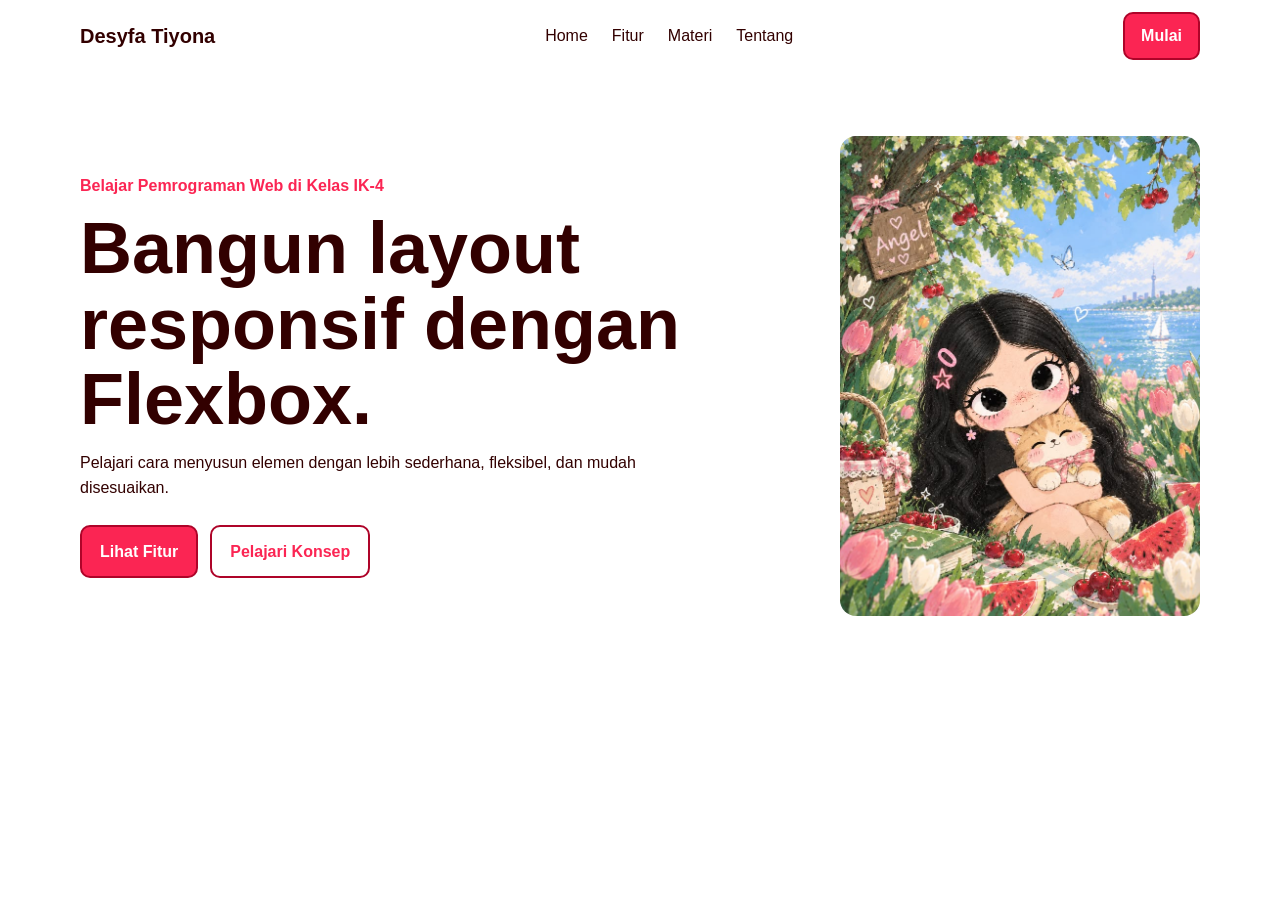
<file: lat2/index.html>
<!DOCTYPE html>
<html lang="id">
<head>
  <meta charset="UTF-8">
  <meta name="viewport" content="width=device-width, initial-scale=1.0">
  <title>FlexLearn - Latihan 2</title>
  <link rel="stylesheet" href="style.css">
</head>
<body>
  <header class="site-header">
    <a class="brand" href="#">Desyfa Tiyona</a>

    <nav>
      <ul class="nav-list">
        <li><a href="#">Home</a></li>
        <li><a href="#">Fitur</a></li>
        <li><a href="#">Materi</a></li>
        <li><a href="#">Tentang</a></li>
      </ul>
    </nav>

    <a class="button button-small" href="#">Mulai</a>
  </header>

  <main>
    <section class="hero" id="home">
      <div class="hero-copy">
        <span class="eyebrow">Belajar Pemrograman Web di Kelas IK-4</span>
        <h1>Bangun layout responsif dengan Flexbox.</h1>
        <p>
          Pelajari cara menyusun elemen dengan lebih sederhana, fleksibel,
          dan mudah disesuaikan.
        </p>
        <div class="hero-actions">
          <a class="button" href="#fitur">Lihat Fitur</a>
          <a class="button secondary" href="#tentang">Pelajari Konsep</a>
        </div>
      </div>

      <div class="hero-visual">
        <img src="assets/hero.jpg" alt="Ilustrasi belajar web programming">
      </div>
    </section>
  </main>
</body>
</html>
</file>
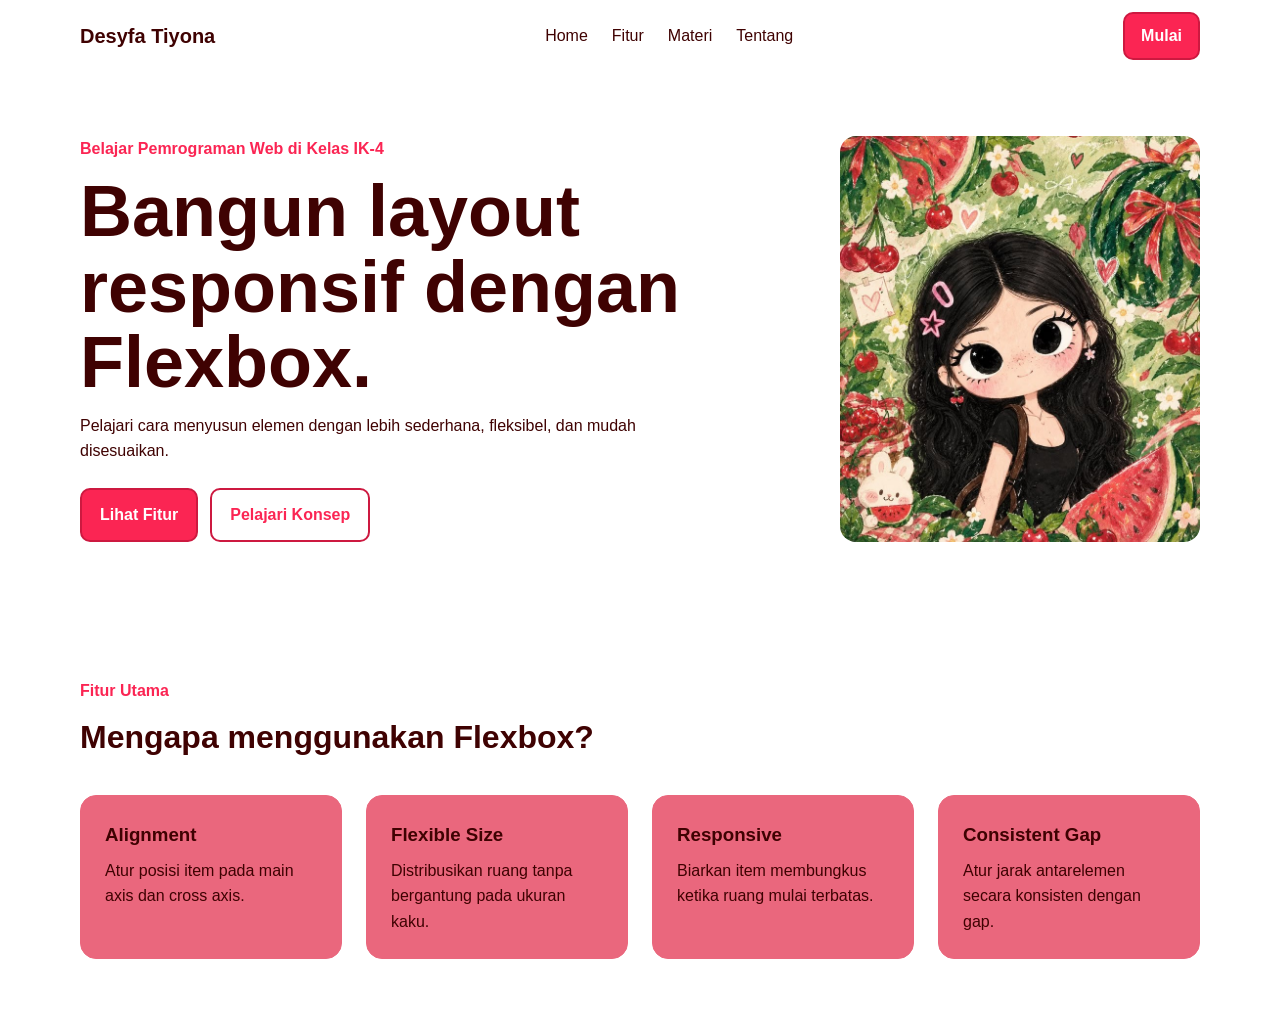
<file: lat3/index.html>
<!DOCTYPE html>
<html lang="id">
<head>
  <meta charset="UTF-8">
  <meta name="viewport" content="width=device-width, initial-scale=1.0">
  <title>FlexLearn - Latihan 3</title>
  <link rel="stylesheet" href="style.css">
</head>
<body>
  <header class="site-header">
    <a class="brand" href="#home">Desyfa Tiyona</a>

    <nav>
      <ul class="nav-list">
        <li><a href="#home">Home</a></li>
        <li><a href="#fitur">Fitur</a></li>
        <li><a href="#">Materi</a></li>
        <li><a href="#">Tentang</a></li>
      </ul>
    </nav>

    <a class="button button-small" href="#">Mulai</a>
  </header>

  <main>
    <section class="hero" id="home">
      <div class="hero-copy">
        <span class="eyebrow">Belajar Pemrograman Web di Kelas IK-4</span>
        <h1>Bangun layout responsif dengan Flexbox.</h1>
        <p>
          Pelajari cara menyusun elemen dengan lebih sederhana, fleksibel,
          dan mudah disesuaikan.
        </p>
        <div class="hero-actions">
          <a class="button" href="#fitur">Lihat Fitur</a>
          <a class="button secondary" href="#">Pelajari Konsep</a>
        </div>
      </div>

      <div class="hero-visual">
        <img src="assets/hero.jpg" alt="Ilustrasi belajar web programming">
      </div>
    </section>

    <section class="features" id="fitur">
      <div class="section-heading">
        <p class="eyebrow">Fitur Utama</p>
        <h2>Mengapa menggunakan Flexbox?</h2>
      </div>

      <div class="card-list">
        <article class="card">
          <h3>Alignment</h3>
          <p>Atur posisi item pada main axis dan cross axis.</p>
        </article>
        <article class="card">
          <h3>Flexible Size</h3>
          <p>Distribusikan ruang tanpa bergantung pada ukuran kaku.</p>
        </article>
        <article class="card">
          <h3>Responsive</h3>
          <p>Biarkan item membungkus ketika ruang mulai terbatas.</p>
        </article>
        <article class="card">
          <h3>Consistent Gap</h3>
          <p>Atur jarak antarelemen secara konsisten dengan gap.</p>
        </article>
      </div>
    </section>
  </main>
</body>
</html>
</file>
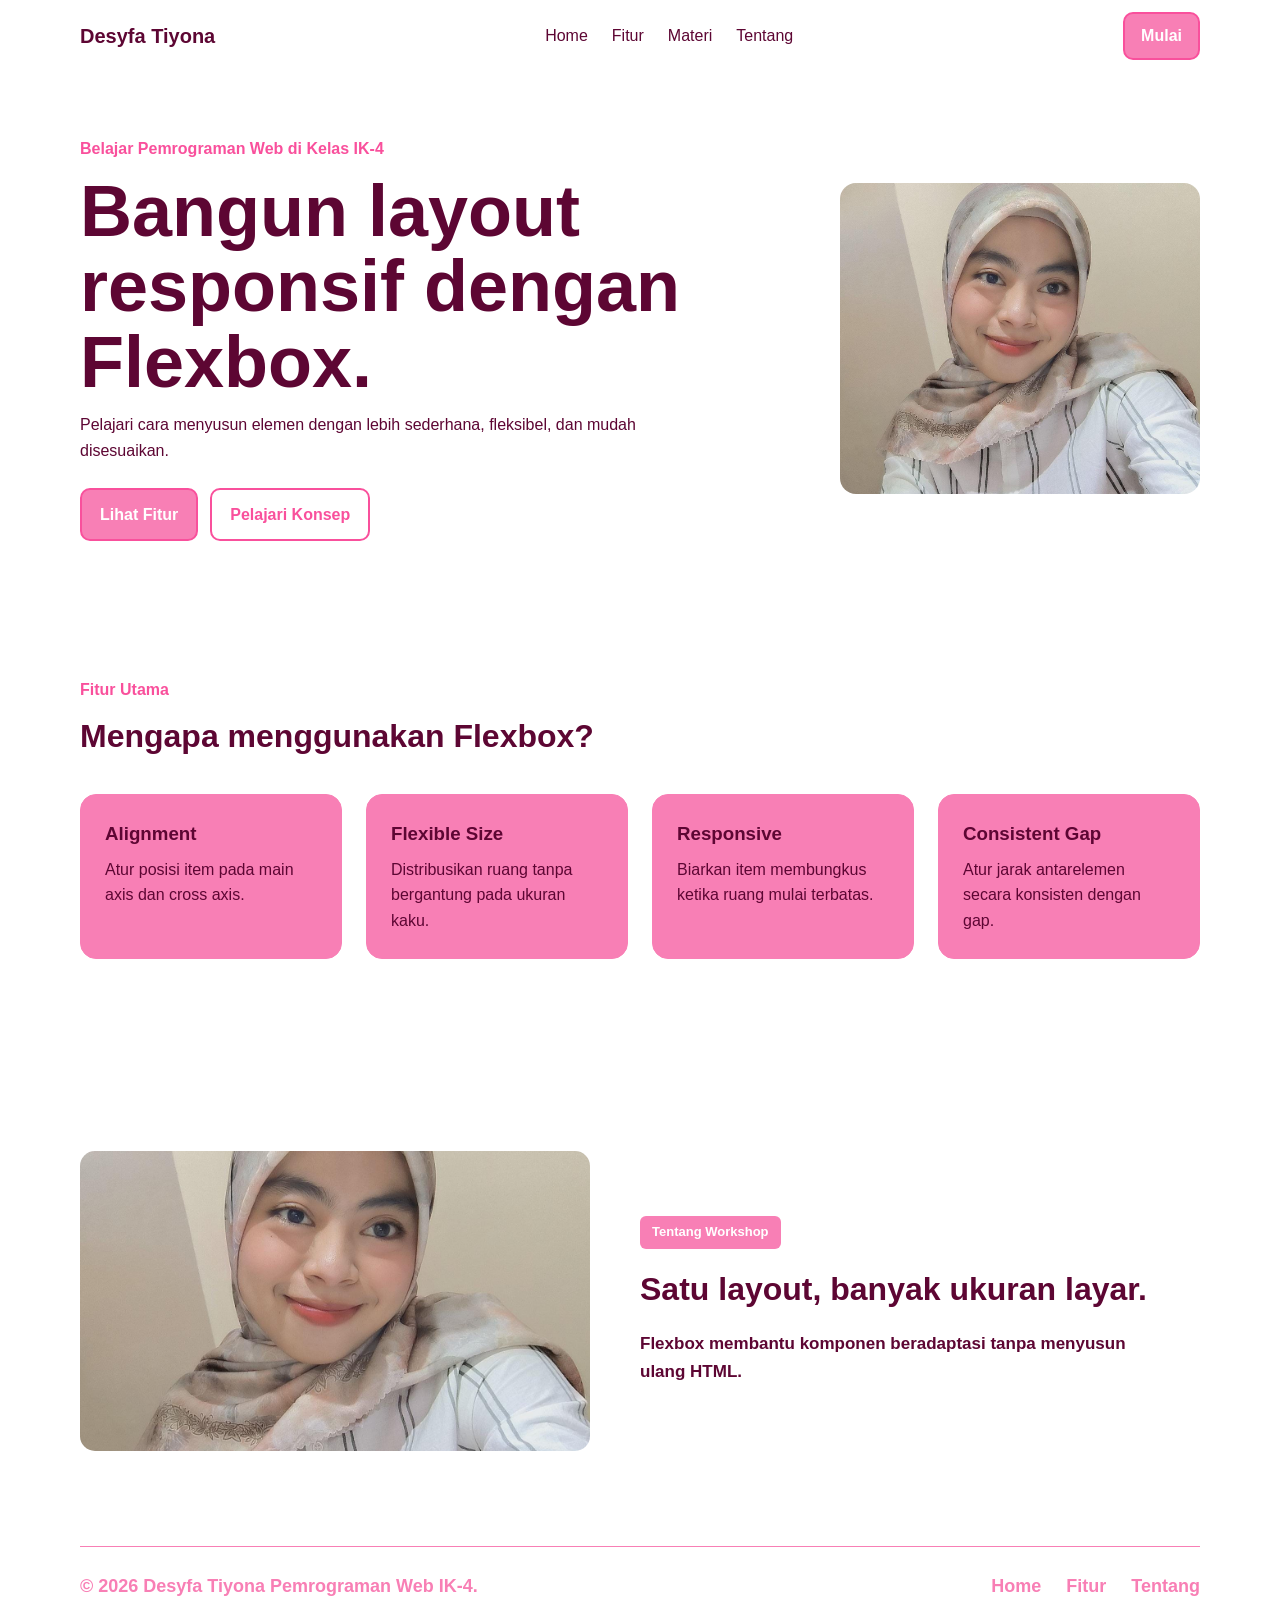
<file: prakweb/index.html>
<!DOCTYPE html>
<html lang="id">
<head>
  <meta charset="UTF-8">
  <meta name="viewport" content="width=device-width, initial-scale=1.0">
  <title>FlexLearn - Latihan 3</title>
  <link rel="stylesheet" href="style.css">
</head>
<body>
  <header class="site-header">
    <a class="brand" href="#home">Desyfa Tiyona</a>

    <nav>
      <ul class="nav-list">
        <li><a href="#home">Home</a></li>
        <li><a href="#fitur">Fitur</a></li>
        <li><a href="#">Materi</a></li>
        <li><a href="#">Tentang</a></li>
      </ul>
    </nav>

    <a class="button button-small" href="#">Mulai</a>
  </header>

  <main>
    <section class="hero" id="home">
      <div class="hero-copy">
        <span class="eyebrow">Belajar Pemrograman Web di Kelas IK-4</span>
        <h1>Bangun layout responsif dengan Flexbox.</h1>
        <p>
          Pelajari cara menyusun elemen dengan lebih sederhana, fleksibel,
          dan mudah disesuaikan.
        </p>
        <div class="hero-actions">
          <a class="button" href="#fitur">Lihat Fitur</a>
          <a class="button secondary" href="#">Pelajari Konsep</a>
        </div>
      </div>

      <div class="hero-visual">
        <img src="assets/hero.jpeg" alt="Ilustrasi belajar web programming">
      </div>
    </section>

    <section class="features" id="fitur">
      <div class="section-heading">
        <p class="eyebrow">Fitur Utama</p>
        <h2>Mengapa menggunakan Flexbox?</h2>
      </div>

      <div class="card-list">
        <article class="card">
          <h3>Alignment</h3>
          <p>Atur posisi item pada main axis dan cross axis.</p>
        </article>
        <article class="card">
          <h3>Flexible Size</h3>
          <p>Distribusikan ruang tanpa bergantung pada ukuran kaku.</p>
        </article>
        <article class="card">
          <h3>Responsive</h3>
          <p>Biarkan item membungkus ketika ruang mulai terbatas.</p>
        </article>
        <article class="card">
          <h3>Consistent Gap</h3>
          <p>Atur jarak antarelemen secara konsisten dengan gap.</p>
        </article>
      </div>
    </section>
    <!-- Tentang Workshop -->
<section class="workshop" id="tentang">

  <div class="workshop-image">
    <img src="assets/hero.jpeg" alt="Ilustrasi belajar web programming">
  </div>

  <div class="workshop-content">

    <span class="eyebrow">Tentang Workshop</span>

    <h2>Satu layout, banyak ukuran layar.</h2>
    <p><strong> Flexbox membantu komponen beradaptasi tanpa menyusun ulang HTML. 
    </p>
  </div>
</section>
<footer class="watermark">
  <p>© 2026 Desyfa Tiyona Pemrograman Web IK-4.</p>

  <nav class="footer-nav">
    <a href="#home">Home</a>
    <a href="#fitur">Fitur</a>
    <a href="#tentang">Tentang</a>
  </nav>
</footer>
  </main>
</body>
</html>
</file>
<file: lat2/style.css>
* {
  box-sizing: border-box;
}

body {
  margin: 0;
  font-family: Arial, sans-serif;
  color: #320000;
  line-height: 1.6;
}

a {
  color: inherit;
  text-decoration: none;
}

img {
  display: block;
  max-width: 100%;
}

.site-header,
main {
  width: min(1120px, calc(100% - 40px));
  margin-inline: auto;
}

.site-header {
  min-height: 72px;
  display: flex;
  align-items: center;
  justify-content: space-between;
  gap: 24px;
}

.brand {
  font-size: 1.25rem;
  font-weight: 700;
}

.nav-list {
  list-style: none;
  display: flex;
  align-items: center;
  gap: 24px;
  margin: 0;
  padding: 0;
}

.nav-list a:hover {
  color: #fb2553;
}

.hero {
  min-height: 520px;
  display: flex;
  align-items: center;
  gap: 48px;
  padding-block: 64px;
}

.hero-copy {
  min-width: 0;
  flex: 2 1 520px;
}

.hero-visual {
  min-width: 0;
  flex: 0 1 360px;
}

.hero-visual img {
  width: 100%;
  border-radius: 16px;
}

.eyebrow {
  color: #fb2553;
  font-weight: 700;
}

h1 {
  max-width: 640px;
  margin-block: 12px;
  font-size: clamp(2.5rem, 6vw, 4.5rem);
  line-height: 1.05;
}

.hero-copy > p {
  max-width: 620px;
  margin: 0;
}

.hero-actions {
  display: flex;
  flex-wrap: wrap;
  gap: 12px;
  margin-top: 24px;
}

.button {
  display: inline-flex;
  align-items: center;
  justify-content: center;
  padding: 12px 18px;
  border: 2px solid #ae0429;
  border-radius: 10px;
  background: #fb2553;
  color: white;
  font-weight: 700;
}

.button.secondary {
  background: white;
  color: #fb2553;
}

.button-small {
  padding: 9px 16px;
}
</file>
<file: lat3/style.css>
* {
  box-sizing: border-box;
}

body {
  margin: 0;
  font-family: Arial, sans-serif;
  color: #3f0202;
  line-height: 1.6;
}

a {
  color: inherit;
  text-decoration: none;
}

img {
  display: block;
  max-width: 100%;
}

.site-header,
main {
  width: min(1120px, calc(100% - 40px));
  margin-inline: auto;
}

.site-header {
  min-height: 72px;
  display: flex;
  align-items: center;
  justify-content: space-between;
  gap: 24px;
}

.brand {
  font-size: 1.25rem;
  font-weight: 700;
}

.nav-list {
  list-style: none;
  display: flex;
  align-items: center;
  gap: 24px;
  margin: 0;
  padding: 0;
}

.nav-list a:hover {
  color: #fb2553;
}

.hero {
  min-height: 520px;
  display: flex;
  align-items: center;
  gap: 48px;
  padding-block: 64px;
}

.hero-copy {
  min-width: 0;
  flex: 2 1 520px;
}

.hero-visual {
  min-width: 0;
  flex: 0 1 360px;
}

.hero-visual img {
  width: 100%;
  border-radius: 16px;
}

.eyebrow {
  color: #fb2553;
  font-weight: 700;
}

h1 {
  max-width: 640px;
  margin-block: 12px;
  font-size: clamp(2.5rem, 6vw, 4.5rem);
  line-height: 1.05;
}

.hero-copy > p {
  max-width: 620px;
  margin: 0;
}

.hero-actions {
  display: flex;
  flex-wrap: wrap;
  gap: 12px;
  margin-top: 24px;
}

.button {
  display: inline-flex;
  align-items: center;
  justify-content: center;
  padding: 12px 18px;
  border: 2px solid #cd1940;
  border-radius: 10px;
  background: #fb2553;
  color: white;
  font-weight: 700;
}

.button.secondary {
  background: white;
  color: #fb2553;
}

.button-small {
  padding: 9px 16px;
}

.features {
  padding-block: 72px;
}

.section-heading .eyebrow {
  margin: 0;
}

.section-heading h2 {
  margin-block: 8px 0;
  font-size: 2rem;
}

.card-list {
  display: flex;
  flex-wrap: wrap;
  gap: 24px;
  margin-top: 32px;
}

.card {
  flex: 1 1 240px;
  padding: 24px;
  border: 1px solid #ea677d;
  border-radius: 16px;
  background: #ea677d;
}

.card h3 {
  margin-top: 0;
  margin-bottom: 8px;
}

.card p {
  margin: 0;
}

.card-list.demo-align-content {
  min-height: 600px;
  align-content: space-between;
}
</file>
<file: prakweb/style.css>
* {
  box-sizing: border-box;
}

body {
  margin: 0;
  font-family: Arial, sans-serif;
  color: #5d0633;
  line-height: 1.6;
}

a {
  color: inherit;
  text-decoration: none;
}

img {
  display: block;
  max-width: 100%;
}

.site-header,
main {
  width: min(1120px, calc(100% - 40px));
  margin-inline: auto;
}

.site-header {
  min-height: 72px;
  display: flex;
  align-items: center;
  justify-content: space-between;
  gap: 24px;
}

.brand {
  font-size: 1.25rem;
  font-weight: 700;
}

.nav-list {
  list-style: none;
  display: flex;
  align-items: center;
  gap: 24px;
  margin: 0;
  padding: 0;
}

.nav-list a:hover {
  color: #ff8ec1;
}

.hero {
  min-height: 520px;
  display: flex;
  align-items: center;
  gap: 48px;
  padding-block: 64px;
}

.hero-copy {
  min-width: 0;
  flex: 2 1 520px;
}

.hero-visual {
  min-width: 0;
  flex: 0 1 360px;
}

.hero-visual img {
  width: 100%;
  border-radius: 16px;
}

.eyebrow {
  color: #f9509c;
  font-weight: 700;
}

h1 {
  max-width: 640px;
  margin-block: 12px;
  font-size: clamp(2.5rem, 6vw, 4.5rem);
  line-height: 1.05;
}

.hero-copy > p {
  max-width: 620px;
  margin: 0;
}

.hero-actions {
  display: flex;
  flex-wrap: wrap;
  gap: 12px;
  margin-top: 24px;
}

.button {
  display: inline-flex;
  align-items: center;
  justify-content: center;
  padding: 12px 18px;
  border: 2px solid #f9509c;
  border-radius: 10px;
  background: #f87fb5;
  color: white;
  font-weight: 700;
}

.button.secondary {
  background: white;
  color: #f9509c;
}

.button-small {
  padding: 9px 16px;
}

.features {
  padding-block: 72px;
}

.section-heading .eyebrow {
  margin: 0;
}

.section-heading h2 {
  margin-block: 8px 0;
  font-size: 2rem;
}

.card-list {
  display: flex;
  flex-wrap: wrap;
  gap: 24px;
  margin-top: 32px;
}

.card {
  flex: 1 1 240px;
  padding: 24px;
  border: 1px solid #f87fb5;
  border-radius: 16px;
  background: #f87fb5;
}

.card h3 {
  margin-top: 0;
  margin-bottom: 8px;
}

.card p {
  margin: 0;
}

.card-list.demo-align-content {
  min-height: 600px;
  align-content: space-between;
}
/* TENTANG WORKSHOP */
.workshop {
  display: flex;
  align-items: center;
  gap: 50px;
  margin-top: 70px;
  padding: 50px 0;
}

.workshop-image,
.workshop-content {
  flex: 1;
}

.workshop-image img {
  width: 100%;
  height: 300px;
  object-fit: cover;
  border-radius: 15px;
}

.workshop-content .eyebrow {
  display: inline-block;
  padding: 6px 12px;
  background-color: #f87fb5;
  color: white;
  border-radius: 6px;
  font-size: 13px;
  font-weight: 600;
}

.workshop-content h2 {
  font-size: 32px;
  margin: 15px 0;
}

.workshop-content p {
  font-size: 17px;
  font-weight: 600;
  line-height: 1.6;
  margin: 0;
}

@media (max-width: 768px) {
  .workshop {
    flex-direction: column;
  }

  .workshop-image img {
    height: auto;
  }
}
.watermark {
  display: flex;
  justify-content: space-between;
  align-items: center;

  border-top: 1px solid #f87fb5;

  margin-top: 45px;
  padding-top: 25px;
  padding-bottom: 20px;

  font-size: 18px;
  color: #f87fb5;
}

.watermark p {
  margin: 0;
}

.footer-nav {
  display: flex;
  gap: 25px;
}

.footer-nav a {
  text-decoration: none;
  color: #f87fb5;
  font-size: 18px;
}
</file>
